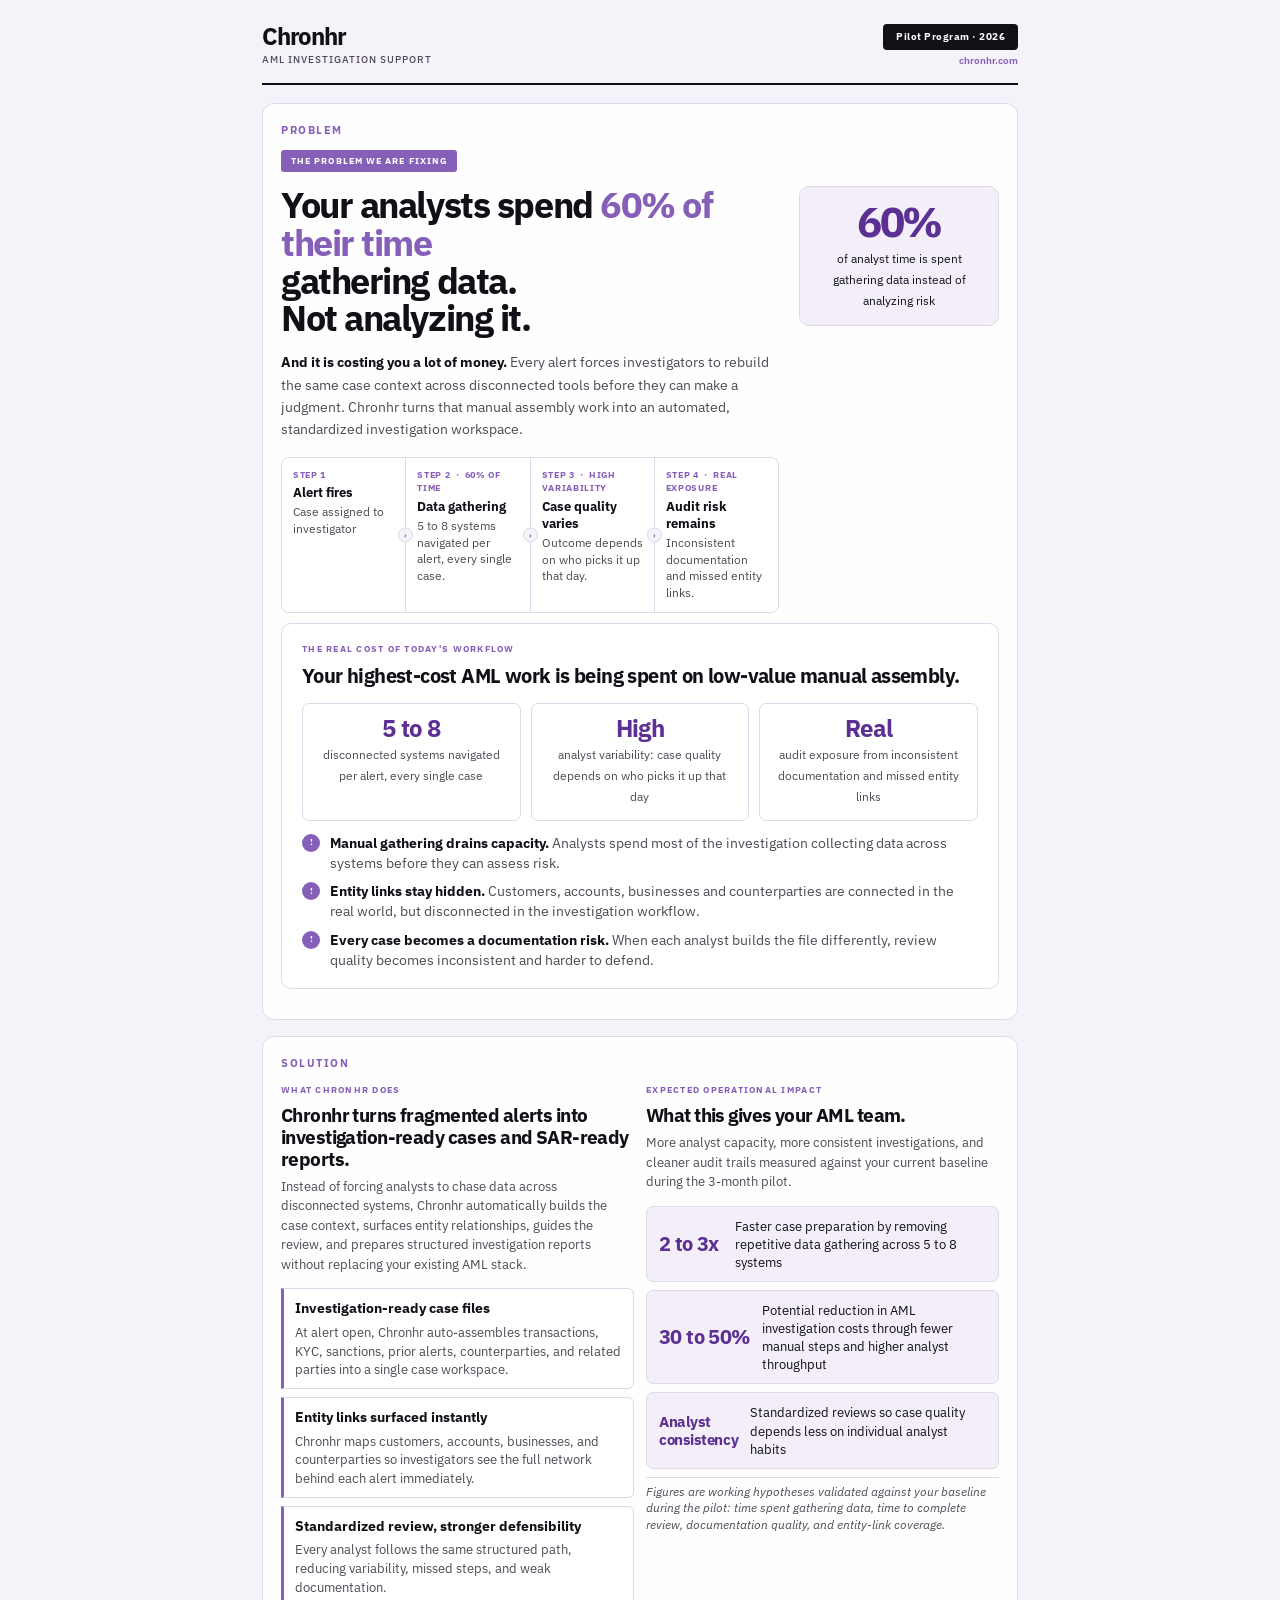
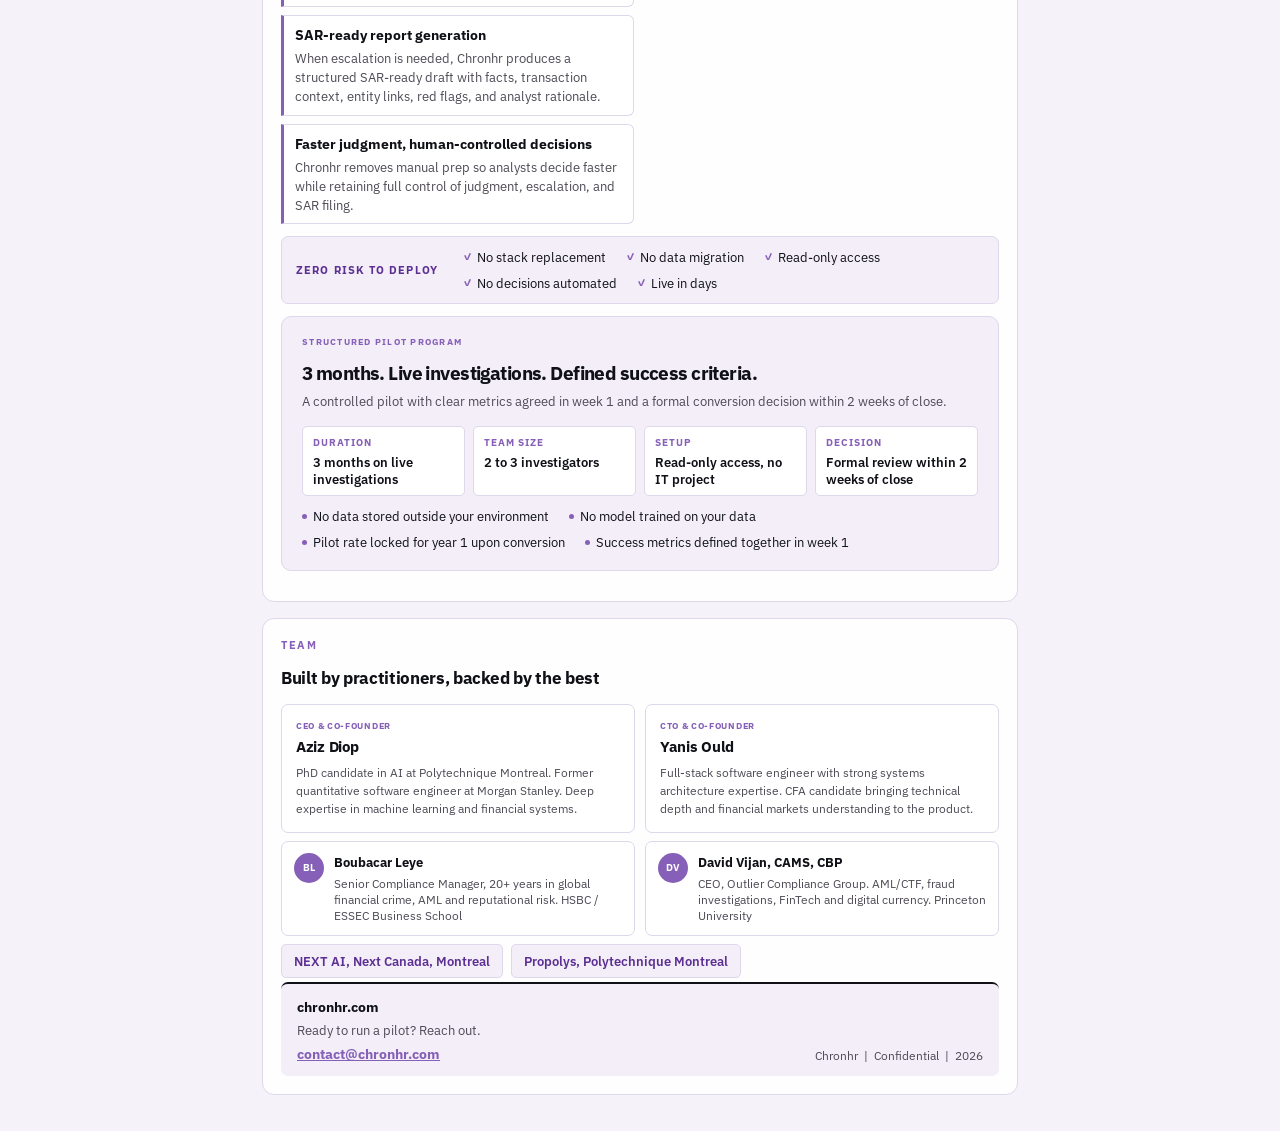
<file: public/chronhr-one-pager.html>
<!doctype html>
<html lang="fr">
  <head>
    <meta charset="utf-8">
    <meta name="viewport" content="width=device-width,initial-scale=1">
    <title>Chronhr one-pager</title>
    <link rel="preconnect" href="https://fonts.googleapis.com">
    <link rel="preconnect" href="https://fonts.gstatic.com" crossorigin>
    <link href="https://fonts.googleapis.com/css2?family=IBM+Plex+Sans:wght@300;400;500;600;700;800&display=swap" rel="stylesheet">
  </head>
  <body>

<style>
*,*::before,*::after{box-sizing:border-box;margin:0;padding:0}
html{background:var(--bg)}
body{font-family:'IBM Plex Sans',sans-serif;background:var(--bg);color:var(--ink);font-weight:400;font-size:18px;line-height:1.6;-webkit-font-smoothing:antialiased}
:root{
  --bg:#F5F2FA;
  --ink:#0F1117;
  --muted:#4E4A55;
  --border:#DDD8EA;
  --white:#FFFFFF;
  --brand:#8660b8;
  --brand-strong:#7445ad;
  --brand-deep:#5c2f93;
  --brand-soft:#f3eef8;
  --surface:rgba(255,255,255,0.78);
  --surface-strong:rgba(255,255,255,0.94);
  --shadow-glow:0 0 0 1px rgba(115,84,133,0.08),0 18px 44px rgba(94,67,112,0.14);
}
.pg{max-width:820px;margin:0 auto;padding:24px 32px;font-size:16px;line-height:1.65}
.pg{max-width:820px;margin:0 auto;padding:24px 32px;font-size:13px;line-height:1.6}

.hdr{display:flex;justify-content:space-between;align-items:flex-start;padding-bottom:14px;border-bottom:2px solid var(--ink);margin-bottom:18px}
.logo{font-size:24px;font-weight:900;letter-spacing:-0.05em;color:var(--ink);line-height:1}
.logo-sub{font-size:10px;color:var(--muted);letter-spacing:0.1em;text-transform:uppercase;font-weight:500;margin-top:4px}
.hdr-right{text-align:right}
.badge{background:var(--ink);color:var(--white);padding:5px 13px;border-radius:4px;font-size:10px;font-weight:700;letter-spacing:0.05em;display:inline-block;margin-bottom:3px}
.hdr-url{font-size:10px;color:var(--brand);font-weight:600;display:block}

/* HERO */
.hero{margin-bottom:10px;min-height:auto;border-bottom:none}
.kicker{display:inline-block;background:var(--brand);color:var(--white);font-size:9px;font-weight:700;letter-spacing:0.12em;text-transform:uppercase;padding:4px 10px;border-radius:3px;margin-bottom:14px}
.hero-inner{position:relative;display:block}
.hero-copy{padding-right:220px}
.hero h1{font-size:36px;font-weight:900;letter-spacing:-0.04em;line-height:1.05;margin-bottom:14px}
.hero h1 em{font-style:normal;color:var(--brand)}
.hero-sub{font-size:14px;color:var(--muted);line-height:1.6;margin-bottom:16px}
.hero-sub strong{color:var(--ink);font-weight:700}

/* Timeline strip */
.timeline{display:flex;align-items:stretch;gap:0;margin-bottom:0;border:1.5px solid var(--border);border-radius:8px;overflow:hidden}
.tl-step{flex:1;padding:10px 11px;position:relative}
.tl-step:not(:last-child){border-right:1.5px solid var(--border)}
.tl-step.bad{background:var(--surface)}
.tl-step.good{background:var(--surface)}
.tl-num{font-size:8.5px;font-weight:700;letter-spacing:0.08em;text-transform:uppercase;color:var(--brand);margin-bottom:4px}
.tl-title{font-size:13px;font-weight:700;color:var(--ink);margin-bottom:2px;line-height:1.3}
.tl-desc{font-size:12px;color:var(--muted);line-height:1.4}
.tl-arrow{position:absolute;right:-8px;top:50%;transform:translateY(-50%);width:15px;height:15px;background:var(--bg);border:1.5px solid var(--border);border-radius:50%;display:flex;align-items:center;justify-content:center;font-size:8px;color:var(--brand);font-weight:700;z-index:1}

.stat-box{background:var(--brand-soft);border:1.5px solid var(--border);border-radius:10px;padding:14px 12px;text-align:center;max-width:200px;position:absolute;right:0;top:0}
.sb-num{font-size:42px;font-weight:900;letter-spacing:-0.05em;color:var(--brand-deep);line-height:1;display:block;margin-bottom:6px}
.sb-lbl{font-size:12px;color:var(--ink);line-height:1.45}

.slabel{font-size:9px;font-weight:700;letter-spacing:0.14em;text-transform:uppercase;color:var(--brand);margin-bottom:8px}

/* PAIN */
.pain{background:var(--surface);border:1.5px solid var(--border);border-radius:10px;padding:18px 20px;margin:0 0 12px}
.pain h2{font-size:20px;font-weight:800;letter-spacing:-0.03em;line-height:1.15;margin-bottom:16px;color:var(--ink)}
.stat-row{display:grid;grid-template-columns:1fr 1fr 1fr;gap:10px;margin-bottom:12px}
.s-box{background:var(--white);border:1.5px solid var(--border);border-radius:7px;padding:12px;text-align:center}
.s-num{font-size:24px;font-weight:900;letter-spacing:-0.03em;color:var(--brand-deep);display:block;line-height:1;margin-bottom:5px}
.s-lbl{font-size:12px;color:var(--muted);line-height:1.4}
.pain-list{display:flex;flex-direction:column;gap:8px}
.pi{display:flex;gap:10px;align-items:flex-start}
.pidot{width:18px;height:18px;min-width:18px;border-radius:50%;background:var(--brand);display:flex;align-items:center;justify-content:center;font-size:9px;color:var(--white);font-weight:800;margin-top:1px}
.pitext{font-size:13.5px;color:var(--muted);line-height:1.5}
.pitext strong{color:var(--ink);font-weight:700}

.two-col{display:grid;grid-template-columns:1fr 1fr;gap:12px;margin-bottom:12px}

.sol h2{font-size:19px;font-weight:800;letter-spacing:-0.03em;line-height:1.15;margin-bottom:6px}
.sol-sub{font-size:13px;color:var(--muted);margin-bottom:14px;line-height:1.5}
.sol-cards{display:flex;flex-direction:column;gap:8px}
.sc{background:var(--white);border:1.5px solid var(--border);border-left:3px solid var(--brand);border-radius:0 6px 6px 0;padding:9px 11px}
.sc h3{font-size:13.5px;font-weight:700;margin-bottom:3px;color:var(--ink)}
.sc p{font-size:12.5px;color:var(--muted);line-height:1.5}

.impact h2{font-size:19px;font-weight:800;letter-spacing:-0.03em;line-height:1.15;margin-bottom:6px}
.impact-sub{font-size:13px;color:var(--muted);margin-bottom:14px;line-height:1.5}
.ic-cards{display:flex;flex-direction:column;gap:8px}
.ic{background:var(--brand-soft);border:1.5px solid var(--border);border-radius:7px;padding:10px 12px;display:flex;align-items:center;gap:12px;min-height:52px}
.ic-num{font-size:20px;font-weight:900;letter-spacing:-0.03em;color:var(--brand-deep);line-height:1.1;min-width:64px;flex-shrink:0}
.ic-desc{font-size:12.5px;color:var(--ink);line-height:1.45}
.impact-note{font-size:11.5px;color:var(--muted);margin-top:8px;font-style:italic;line-height:1.45;border-top:1px solid var(--border);padding-top:6px}

.nr{background:var(--brand-soft);border:1.5px solid var(--border);border-radius:7px;padding:10px 14px;margin-bottom:12px;display:flex;align-items:center;gap:12px}
.nr-lbl{font-size:11px;font-weight:800;letter-spacing:0.1em;text-transform:uppercase;color:var(--brand-deep);white-space:nowrap}
.nr-div{width:1px;height:22px;background:rgba(255,255,255,0.15);flex-shrink:0}
.nr-items{display:flex;flex-wrap:wrap;gap:6px 20px}
.nri{font-size:12.5px;color:var(--ink);display:flex;align-items:center;gap:5px}
.nri::before{content:'✓';font-weight:800;color:var(--brand);font-size:10px}

.pilot{background:var(--brand-soft);border:1.5px solid var(--border);border-radius:10px;padding:18px 20px;margin-bottom:12px}
.pilot h2{font-size:19px;font-weight:800;letter-spacing:-0.03em;margin-bottom:4px;color:var(--ink)}
.pilot-sub{font-size:13px;color:var(--muted);margin-bottom:14px;line-height:1.5}
.pilot-grid{display:grid;grid-template-columns:repeat(4,1fr);gap:8px;margin-bottom:10px}
.pi2{background:var(--white);border:1.5px solid var(--border);border-radius:5px;padding:8px 10px}
.pi2 .pl{font-size:10px;font-weight:700;letter-spacing:0.1em;text-transform:uppercase;color:var(--brand);margin-bottom:3px}
.pi2 .pv{font-size:12.5px;font-weight:600;color:var(--ink);line-height:1.35}
.guarantees{display:flex;flex-wrap:wrap;gap:6px 20px}
.g{display:flex;align-items:center;gap:6px;font-size:12.5px;color:var(--ink)}
.g::before{content:'';width:5px;height:5px;border-radius:50%;background:var(--brand);flex-shrink:0;display:inline-block}

.team h2{font-size:17px;font-weight:800;letter-spacing:-0.02em;margin-bottom:12px}
.team-grid{display:grid;grid-template-columns:1fr 1fr;gap:10px;margin-bottom:8px}
.tc{background:var(--surface);border:1.5px solid var(--border);border-radius:7px;padding:14px}
.tc-role{font-size:8.5px;font-weight:700;color:var(--brand);letter-spacing:0.08em;text-transform:uppercase;margin-bottom:2px}
.tc-name{font-size:15px;font-weight:800;margin-bottom:5px;letter-spacing:-0.02em}
.tc-bio{font-size:12px;color:var(--muted);line-height:1.5}
.adv-grid{display:grid;grid-template-columns:1fr 1fr;gap:10px;margin-bottom:8px}
.adv{background:var(--surface);border:1.5px solid var(--border);border-radius:7px;padding:11px 12px;display:flex;gap:10px;align-items:flex-start}
.adv-init{width:30px;height:30px;min-width:30px;border-radius:50%;background:var(--brand);display:flex;align-items:center;justify-content:center;font-size:10px;font-weight:700;color:var(--white)}
.adv-name{font-size:13px;font-weight:700;margin-bottom:2px}
.adv-title{font-size:11.5px;color:var(--muted);line-height:1.4}
.backers{display:flex;gap:8px}
.bkr{background:var(--brand-soft);border:1.5px solid var(--border);border-radius:5px;padding:6px 12px;font-size:12.5px;font-weight:600;color:var(--brand-deep)}

.footer{border-top:2px solid var(--ink);background:var(--brand-soft);padding:12px 16px 10px;display:flex;justify-content:space-between;align-items:flex-end;margin-top:4px;border-radius:7px}
.footer-l .site{font-size:14px;font-weight:800;color:var(--ink)}
.footer-l .cta-txt{font-size:12.5px;color:var(--muted);margin-top:2px}
.footer-l .email{font-size:14px;font-weight:700;color:var(--brand);margin-top:3px;display:block}
.footer-r{font-size:11.5px;color:var(--muted);text-align:right}

.section-block{background:var(--surface-strong);border:1.5px solid var(--border);border-radius:12px;padding:18px 18px;margin:12px 0}
.section-block + .section-block{margin-top:16px}
.section-title{font-size:11px;font-weight:700;letter-spacing:0.14em;text-transform:uppercase;color:var(--brand);margin-bottom:10px}

@media (max-width: 820px) {
  .pg { padding: 20px 18px; }
  .hero-copy { padding-right: 0; }
  .stat-box { position: static; max-width: none; margin-top: 12px; }
  .hero h1 { font-size: 30px; }
  .hero-inner { display: block; }
}

@media (max-width: 640px) {
  .pg { padding: 18px 14px; }
  .hdr { flex-direction: column; gap: 10px; }
  .hdr-right { text-align: left; }
  .hero h1 { font-size: 28px; }
  .hero-sub { font-size: 14px; }
  .timeline { flex-direction: column; }
  .tl-step:not(:last-child) { border-right: 0; border-bottom: 1.5px solid var(--border); }
  .tl-arrow { display: none; }
  .stat-row { grid-template-columns: 1fr; }
  .two-col { grid-template-columns: 1fr; }
  .pilot-grid { grid-template-columns: 1fr 1fr; }
  .team-grid { grid-template-columns: 1fr; }
  .adv-grid { grid-template-columns: 1fr; }
  .footer { flex-direction: column; align-items: flex-start; gap: 8px; }
  .footer-r { text-align: left; }
}

@media (max-width: 420px) {
  .hero h1 { font-size: 26px; }
  .pilot-grid { grid-template-columns: 1fr; }
  .nr { flex-direction: column; align-items: flex-start; }
  .nr-items { gap: 6px 12px; }
}
</style>

<div class="pg">

  <header class="hdr">
    <div>
      <div class="logo">Chronhr</div>
      <div class="logo-sub">AML Investigation Support</div>
    </div>
    <div class="hdr-right">
      <div class="badge">Pilot Program · 2026</div>
      <span class="hdr-url">chronhr.com</span>
    </div>
  </header>

  <section class="section-block">
    <div class="section-title">Problem</div>
    <!-- HERO -->
    <section class="hero">
      <div class="kicker">The problem we are fixing</div>
      <div class="hero-inner">
        <div class="hero-copy">
          <h1>Your analysts spend <em>60% of their time</em><br>gathering data.<br>Not analyzing it.</h1>
          <p class="hero-sub"><strong>And it is costing you a lot of money.</strong> Every alert forces investigators to rebuild the same case context across disconnected tools before they can make a judgment. Chronhr turns that manual assembly work into an automated, standardized investigation workspace.</p>

          <!-- Investigation workflow timeline -->
          <div class="timeline">
            <div class="tl-step bad">
              <div class="tl-num">Step 1</div>
              <div class="tl-title">Alert fires</div>
              <div class="tl-desc">Case assigned to investigator</div>
              <div class="tl-arrow">›</div>
            </div>
            <div class="tl-step bad">
              <div class="tl-num">Step 2 &nbsp;·&nbsp; 60% of time</div>
              <div class="tl-title">Data gathering</div>
              <div class="tl-desc">5 to 8 systems navigated per alert, every single case.</div>
              <div class="tl-arrow">›</div>
            </div>
            <div class="tl-step bad">
              <div class="tl-num">Step 3 &nbsp;·&nbsp; high variability</div>
              <div class="tl-title">Case quality varies</div>
              <div class="tl-desc">Outcome depends on who picks it up that day.</div>
              <div class="tl-arrow">›</div>
            </div>
            <div class="tl-step good">
              <div class="tl-num">Step 4 &nbsp;·&nbsp; real exposure</div>
              <div class="tl-title">Audit risk remains</div>
              <div class="tl-desc">Inconsistent documentation and missed entity links.</div>
            </div>
          </div>
        </div>

        <div class="stat-box">
          <span class="sb-num">60%</span>
          <span class="sb-lbl">of analyst time is spent gathering data instead of analyzing risk</span>
        </div>
      </div>
    </section>

    <section class="pain">
      <div class="slabel">The real cost of today's workflow</div>
      <h2>Your highest-cost AML work is being spent on low-value manual assembly.</h2>
      <div class="stat-row">
        <div class="s-box"><span class="s-num">5 to 8</span><span class="s-lbl">disconnected systems navigated per alert, every single case</span></div>
        <div class="s-box"><span class="s-num">High</span><span class="s-lbl">analyst variability: case quality depends on who picks it up that day</span></div>
        <div class="s-box"><span class="s-num">Real</span><span class="s-lbl">audit exposure from inconsistent documentation and missed entity links</span></div>
      </div>
      <div class="pain-list">
        <div class="pi"><div class="pidot">!</div><div class="pitext"><strong>Manual gathering drains capacity.</strong> Analysts spend most of the investigation collecting data across systems before they can assess risk.</div></div>
        <div class="pi"><div class="pidot">!</div><div class="pitext"><strong>Entity links stay hidden.</strong> Customers, accounts, businesses and counterparties are connected in the real world, but disconnected in the investigation workflow.</div></div>
        <div class="pi"><div class="pidot">!</div><div class="pitext"><strong>Every case becomes a documentation risk.</strong> When each analyst builds the file differently, review quality becomes inconsistent and harder to defend.</div></div>
      </div>
    </section>
  </section>

  <section class="section-block">
    <div class="section-title">Solution</div>
    <div class="two-col">
      <section class="sol">
        <div class="slabel">What Chronhr does</div>
        <h2>Chronhr turns fragmented alerts into investigation-ready cases and SAR-ready reports.</h2>
        <p class="sol-sub">Instead of forcing analysts to chase data across disconnected systems, Chronhr automatically builds the case context, surfaces entity relationships, guides the review, and prepares structured investigation reports without replacing your existing AML stack.</p>
        <div class="sol-cards">
          <div class="sc"><h3>Investigation-ready case files</h3><p>At alert open, Chronhr auto-assembles transactions, KYC, sanctions, prior alerts, counterparties, and related parties into a single case workspace.</p></div>
          <div class="sc"><h3>Entity links surfaced instantly</h3><p>Chronhr maps customers, accounts, businesses, and counterparties so investigators see the full network behind each alert immediately.</p></div>
          <div class="sc"><h3>Standardized review, stronger defensibility</h3><p>Every analyst follows the same structured path, reducing variability, missed steps, and weak documentation.</p></div>
          <div class="sc"><h3>SAR-ready report generation</h3><p>When escalation is needed, Chronhr produces a structured SAR-ready draft with facts, transaction context, entity links, red flags, and analyst rationale.</p></div>
          <div class="sc"><h3>Faster judgment, human-controlled decisions</h3><p>Chronhr removes manual prep so analysts decide faster while retaining full control of judgment, escalation, and SAR filing.</p></div>
        </div>
      </section>

      <section class="impact">
        <div class="slabel">Expected operational impact</div>
        <h2>What this gives your AML team.</h2>
        <p class="impact-sub">More analyst capacity, more consistent investigations, and cleaner audit trails measured against your current baseline during the 3-month pilot.</p>
        <div class="ic-cards">
          <div class="ic">
            <div class="ic-num">2 to 3x</div>
            <div class="ic-desc">Faster case preparation by removing repetitive data gathering across 5 to 8 systems</div>
          </div>
          <div class="ic">
            <div class="ic-num">30 to 50%</div>
            <div class="ic-desc">Potential reduction in AML investigation costs through fewer manual steps and higher analyst throughput</div>
          </div>
          <div class="ic">
            <div class="ic-num" style="font-size:15px;line-height:1.2">Analyst<br>consistency</div>
            <div class="ic-desc">Standardized reviews so case quality depends less on individual analyst habits</div>
          </div>
        </div>
        <p class="impact-note">Figures are working hypotheses validated against your baseline during the pilot: time spent gathering data, time to complete review, documentation quality, and entity-link coverage.</p>
      </section>
    </div>

    <div class="nr">
      <div class="nr-lbl">Zero risk to deploy</div>
      <div class="nr-div"></div>
      <div class="nr-items">
        <div class="nri">No stack replacement</div>
        <div class="nri">No data migration</div>
        <div class="nri">Read-only access</div>
        <div class="nri">No decisions automated</div>
        <div class="nri">Live in days</div>
      </div>
    </div>

    <section class="pilot">
      <div class="slabel">Structured pilot program</div>
      <h2>3 months. Live investigations. Defined success criteria.</h2>
      <p class="pilot-sub">A controlled pilot with clear metrics agreed in week 1 and a formal conversion decision within 2 weeks of close.</p>
      <div class="pilot-grid">
        <div class="pi2"><div class="pl">Duration</div><div class="pv">3 months on live investigations</div></div>
        <div class="pi2"><div class="pl">Team size</div><div class="pv">2 to 3 investigators</div></div>
        <div class="pi2"><div class="pl">Setup</div><div class="pv">Read-only access, no IT project</div></div>
        <div class="pi2"><div class="pl">Decision</div><div class="pv">Formal review within 2 weeks of close</div></div>
      </div>
      <div class="guarantees">
        <div class="g">No data stored outside your environment</div>
        <div class="g">No model trained on your data</div>
        <div class="g">Pilot rate locked for year 1 upon conversion</div>
        <div class="g">Success metrics defined together in week 1</div>
      </div>
    </section>
  </section>

  <section class="section-block">
    <div class="section-title">Team</div>
    <section class="team">
      <h2>Built by practitioners, backed by the best</h2>
      <div class="team-grid">
        <div class="tc"><div class="tc-role">CEO &amp; Co-Founder</div><div class="tc-name">Aziz Diop</div><div class="tc-bio">PhD candidate in AI at Polytechnique Montreal. Former quantitative software engineer at Morgan Stanley. Deep expertise in machine learning and financial systems.</div></div>
        <div class="tc"><div class="tc-role">CTO &amp; Co-Founder</div><div class="tc-name">Yanis Ould</div><div class="tc-bio">Full-stack software engineer with strong systems architecture expertise. CFA candidate bringing technical depth and financial markets understanding to the product.</div></div>
      </div>
      <div class="adv-grid">
        <div class="adv"><div class="adv-init">BL</div><div><div class="adv-name">Boubacar Leye</div><div class="adv-title">Senior Compliance Manager, 20+ years in global financial crime, AML and reputational risk. HSBC / ESSEC Business School</div></div></div>
        <div class="adv"><div class="adv-init">DV</div><div><div class="adv-name">David Vijan, CAMS, CBP</div><div class="adv-title">CEO, Outlier Compliance Group. AML/CTF, fraud investigations, FinTech and digital currency. Princeton University</div></div></div>
      </div>
      <div class="backers">
        <div class="bkr">NEXT AI, Next Canada, Montreal</div>
        <div class="bkr">Propolys, Polytechnique Montreal</div>
      </div>
    </section>

    <footer class="footer">
      <div class="footer-l">
        <div class="site">chronhr.com</div>
        <div class="cta-txt">Ready to run a pilot? Reach out.</div>
        <a class="email" href="mailto:contact@chronhr.com">contact@chronhr.com</a>
      </div>
      <div class="footer-r">Chronhr &nbsp;|&nbsp; Confidential &nbsp;|&nbsp; 2026</div>
    </footer>
  </section>

</div>

  </body>
</html>
</file>
